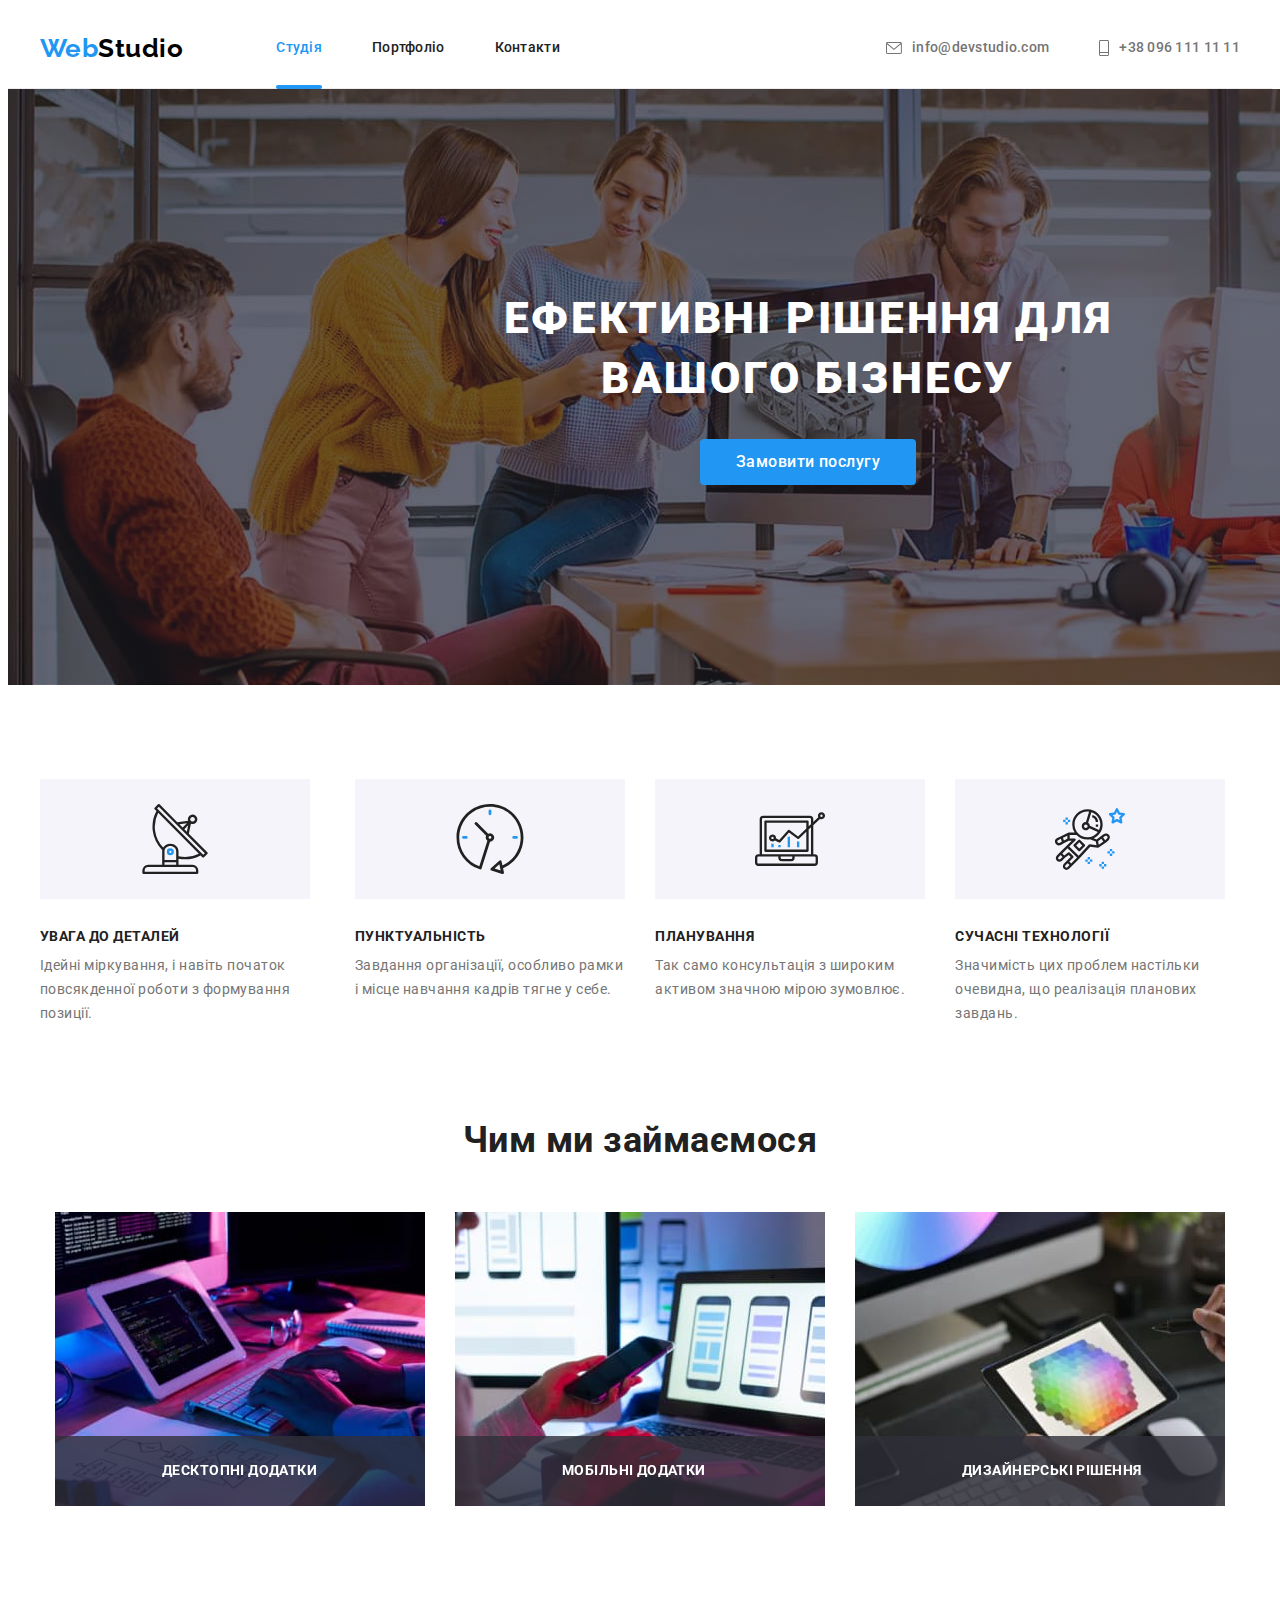
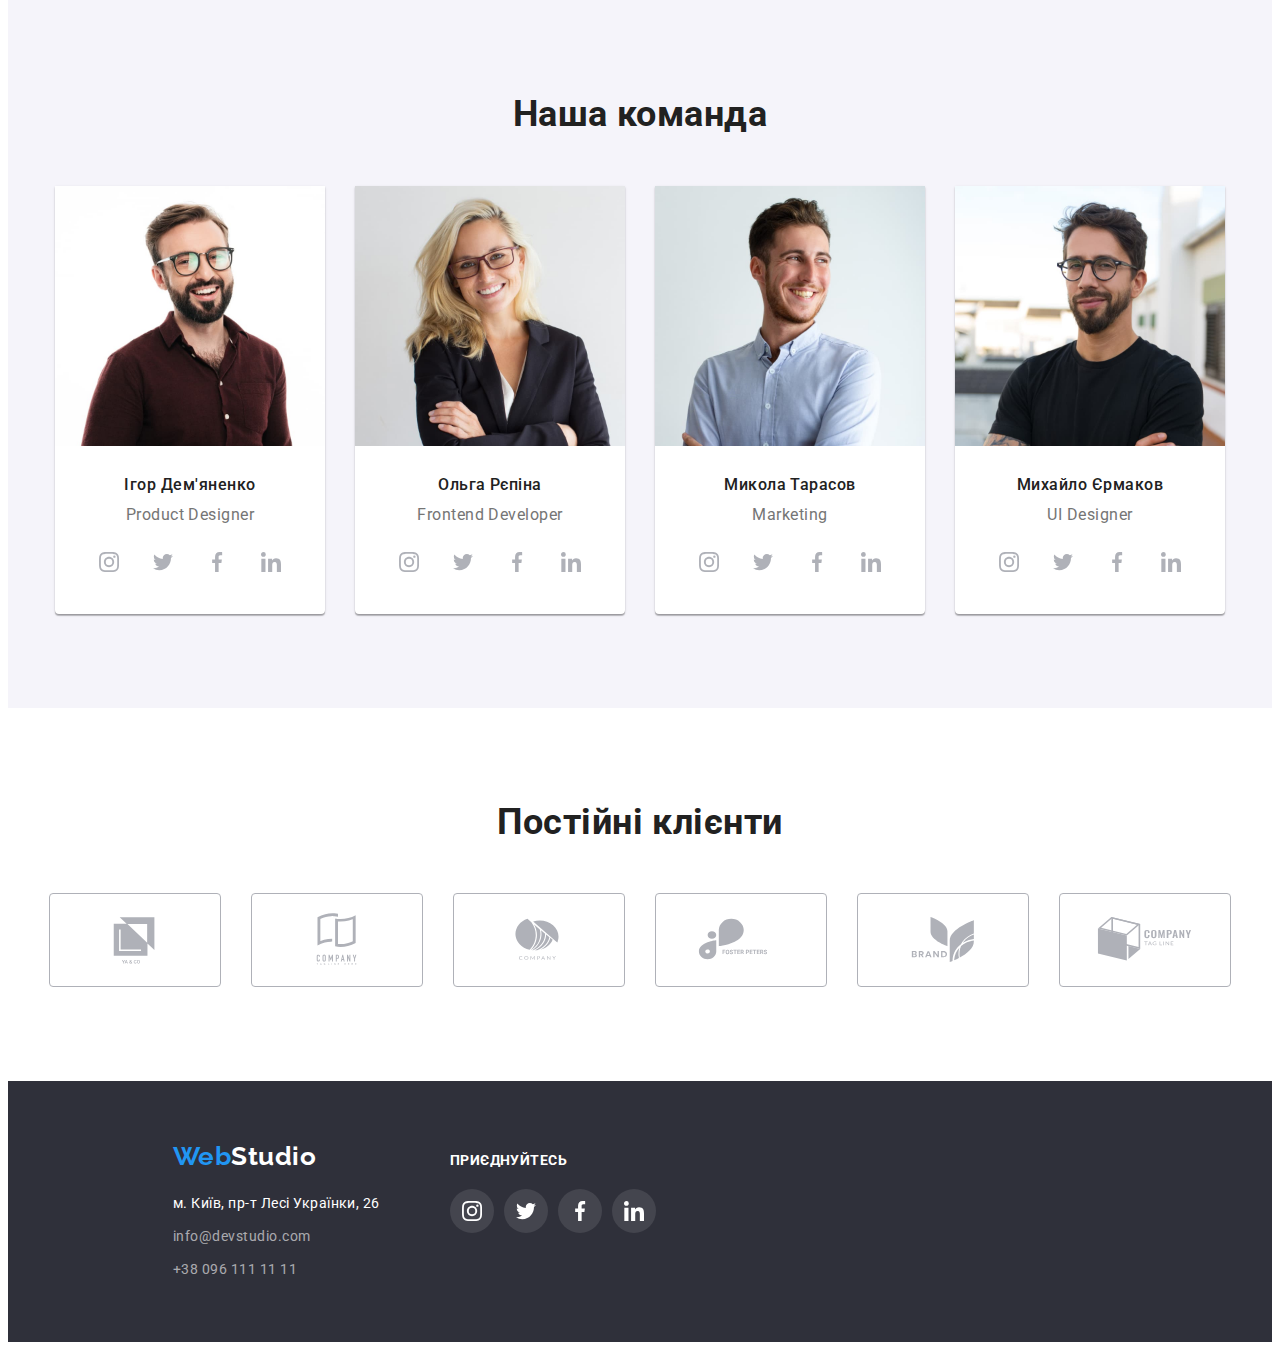
<file: index.html>
<!DOCTYPE html>
<html lang="uk">
  <head>
    <meta charset="UTF-8" />
    <meta http-equiv="X-UA-Compatible" content="IE=edge" />
    <meta name="viewport" content="width=device-width, initial-scale=1.0" />
    <title>WebStudio</title>

    <link rel="preconnect" href="https://fonts.googleapis.com" />
    <link rel="preconnect" href="https://fonts.gstatic.com" crossorigin />
    <link
      href="https://fonts.googleapis.com/css2?family=Raleway:wght@700&family=Roboto:wght@400;500;700;900&display=swap"
      rel="stylesheet"
    />
    <link
      rel="stylesheet"
      href="https://cdnjs.cloudflare.com/ajax/libs/modern-normalize/1.1.0/modern-normalize.min.css"
      integrity="sha512-wpPYUAdjBVSE4KJnH1VR1HeZfpl1ub8YT/NKx4PuQ5NmX2tKuGu6U/JRp5y+Y8XG2tV+wKQpNHVUX03MfMFn9Q=="
      crossorigin="anonymous"
      referrerpolicy="no-referrer"
    />
    <link rel="stylesheet" href="./css/styles.css" />
  </head>
  <body>
    <header class="header">
      <div class="container main-nav">
        <nav class="header-nav">
          <a class="logo" href="./index.html"><span>Web</span>Studio</a>
          <ul class="site-nav list">
            <li class="item">
              <a href="./index.html" class="link current">Студія</a>
            </li>
            <li class="item">
              <a href="./portfolio.html" class="link">Портфоліо</a>
            </li>
            <li class="item">
              <a href="#" class="link">Контакти</a>
            </li>
          </ul>
        </nav>
        <ul class="address-header list">
          <li class="item">
            <a class="address-header mail link" href="mailto:info@devstudio.com">
              <svg class="address-header-icon mail">
                <use href="./images/icons.svg#icon-mail"></use></svg
              >info@devstudio.com</a
            >
          </li>
          <li class="item">
            <a class="address-header tel link" href="tel:+380961111111"
              ><svg class="address-header-icon tel">
                <use href="./images/icons.svg#icon-tel"></use></svg
              >+38 096 111 11 11</a
            >
          </li>
        </ul>
      </div>
    </header>
    <main>
      <section class="hero">
        <div class="container">
          <h1 class="hero-title">Ефективні рішення для вашого бізнесу</h1>
          <button class="button primary service" type="button" data-modal-open >
            Замовити послугу
          </button>
        </div>
      </section>
      <section class="advantage section">
        <div class="container">
          <h2 class="visually-hidden">Наші переваги</h2>
          <ul class="advantage list">
            <li class="item">
              <div class="thumb">
                <svg class="icon">
                  <use href="./images/icons.svg#icon-antenna"></use>
                </svg>
              </div>
              <h3 class="advantage-title">Увага до деталей</h3>
              <p class="text">
                Ідейні міркування, і навіть початок повсякденної роботи з
                формування позиції.
              </p>
            </li>
            <li class="item">
              <div class="thumb">
                <svg class="icon">
                  <use href="./images/icons.svg#icon-clock"></use>
                </svg>
              </div>
              <h3 class="advantage-title">Пунктуальність</h3>
              <p class="text">
                Завдання організації, особливо рамки і місце навчання кадрів
                тягне у себе.
              </p>
            </li>
            <li class="item">
              <div class="thumb">
                <svg class="">
                  <use href="./images/icons.svg#icon-diagram"></use>
                </svg>
              </div>
              <h3 class="advantage-title">Планування</h3>
              <p class="text">
                Так само консультація з широким активом значною мірою зумовлює.
              </p>
            </li>
            <li class="item">
              <div class="thumb">
                <svg class="">
                  <use href="./images/icons.svg#icon-astronaut"></use>
                </svg>
              </div>
              <h3 class="advantage-title">Сучасні технології</h3>
              <p class="text">
                Значимість цих проблем настільки очевидна, що реалізація
                планових завдань.
              </p>
            </li>
          </ul>
        </div>
      </section>
      <section class="feature-list section no-padding">
        <div class="container">
          <h2 class="feature-list title">Чим ми займаємося</h2>
          <ul class="feature-list list">
            <li class="item">
              <div class="feature-thumb">
              <img class="feature-list icon" src="./images/img1.jpg" alt="робота за ipad" width="370" />
            <p class="feature-text">Десктопні додатки</p>
            </div>
            </li>
            <li class="item"><div class="feature-thumb">
              <img class="feature-list icon" 
                src="./images/img2.jpg"
                alt="робота за ноутбуком з телефоном"
                width="370"
              /><p class="feature-text">Мобільні додатки</p></div>
            </li>
            <li class="item">
              <div class="feature-thumb">
              <img class="feature-list icon" 
                src="./images/img3.jpg"
                alt="кольорові соти на ipad"
                width="370"
              /><p class="feature-text">Дизайнерські рішення</p></div>
            </li>
          </ul>
        </div>
      </section>
      <section class="team-list section">
        <div class="container">
          <h2 class="team-list title">Наша команда</h2>
          <ul class="team-list list">
            <li class="card-team">
              <img src="./images/team1.jpg" alt="чоловік" width="270" />
              <div class="team-item">
              <h3 class="team-name">Ігор Дем'яненко</h3>
              <p>Product Designer</p>
                <ul class="card-team-social list">
                  <li class="social-item">
                    <a href="https://www.instagram.com/" target="_blank" rel="noreferrer noopener" class="social-link">
                      <svg class="icon" width="20" height="20">
                        <use href="./images/icons.svg#icon-instagram-2"></use>
                      </svg>
                    </a>
                  </li>
                  <li class="social-item">
                    <a href="https://www.twitter.com/" target="_blank" rel="noreferrer noopener" class="social-link">
                      <svg width="20" height="20">
                        <use href="./images/icons.svg#icon-twitter"></use>
                      </svg>
                    </a>
                  </li>
                  <li class="social-item">
                    <a href="https://www.facebook.com/" target="_blank" rel="noreferrer noopener" class="social-link">
                      <svg width="20" height="20">
                        <use href="./images/icons.svg#icon-facebook"></use>
                      </svg>
                    </a>
                  </li>
                  <li class="social-item">
                    <a href="https://www.linkedin.com/" target="_blank" rel="noreferrer noopener" class="social-link">
                      <svg width="20" height="20">
                        <use href="./images/icons.svg#icon-linkedin"></use>
                      </svg>
                    </a>
                  </li>
                </ul>
                </div>
            </li>
            <li class="card-team">
              <img src="./images/team2.jpg" alt="жінка" width="270" />
              <h3 class="team-name">Ольга Рєпіна</h3>
              <p>Frontend Developer</p>
              <ul class="card-team-social list">
                  <li class="social-item">
                    <a href="https://www.instagram.com/" target="_blank" rel="noreferrer noopener" class="social-link">
                      <svg width="20" height="20">
                        <use href="./images/icons.svg#icon-instagram-2"></use>
                      </svg>
                    </a>
                  </li>
                  <li class="social-item">
                    <a href="https://www.twitter.com/" target="_blank" rel="noreferrer noopener" class="social-link">
                      <svg width="20" height="20">
                        <use href="./images/icons.svg#icon-twitter"></use>
                      </svg>
                    </a>
                  </li>
                  <li class="social-item">
                    <a href="https://www.facebook.com/" target="_blank" rel="noreferrer noopener" class="social-link">
                      <svg width="20" height="20">
                        <use href="./images/icons.svg#icon-facebook"></use>
                      </svg>
                    </a>
                  </li>
                  <li class="social-item">
                    <a href="https://www.linkedin.com/" target="_blank" rel="noreferrer noopener" class="social-link">
                      <svg width="20" height="20">
                        <use href="./images/icons.svg#icon-linkedin"></use>
                      </svg>
                    </a>
                  </li>
                </ul>
            </li>
            <li class="card-team">
              <img src="./images/team3.jpg" alt="чоловік" width="270" />
              <h3 class="team-name">Микола Тарасов</h3>
              <p>Marketing</p><ul class="card-team-social list">
                  <li class="social-item">
                    <a href="https://www.instagram.com/" target="_blank" rel="noreferrer noopener" class="social-link">
                      <svg width="20" height="20">
                        <use href="./images/icons.svg#icon-instagram-2"></use>
                      </svg>
                    </a>
                  </li>
                  <li class="social-item">
                    <a href="https://www.twitter.com/" target="_blank" rel="noreferrer noopener" class="social-link">
                      <svg width="20" height="20">
                        <use href="./images/icons.svg#icon-twitter"></use>
                      </svg>
                    </a>
                  </li>
                  <li class="social-item">
                    <a href="https://www.facebook.com/" target="_blank" rel="noreferrer noopener" class="social-link">
                      <svg width="20" height="20">
                        <use href="./images/icons.svg#icon-facebook"></use>
                      </svg>
                    </a>
                  </li>
                  <li class="social-item">
                    <a href="https://www.linkedin.com/" target="_blank" rel="noreferrer noopener" class="social-link">
                      <svg width="20" height="20">
                        <use href="./images/icons.svg#icon-linkedin"></use>
                      </svg>
                    </a>
                  </li>
                </ul>
            </li>
            <li class="card-team">
              <img src="./images/team4.jpg" alt="чоловік" width="270" />
              <h3 class="team-name">Михайло Єрмаков</h3>
              <p>UI Designer</p>
              <ul class="card-team-social list">
                  <li class="social-item">
                    <a href="https://www.instagram.com/" target="_blank" rel="noreferrer noopener" class="social-link">
                      <svg width="20" height="20">
                        <use href="./images/icons.svg#icon-instagram-2"></use>
                      </svg>
                    </a>
                  </li>
                  <li class="social-item">
                    <a href="https://www.twitter.com/" target="_blank" rel="noreferrer noopener" class="social-link">
                      <svg width="20" height="20">
                        <use href="./images/icons.svg#icon-twitter"></use>
                      </svg>
                    </a>
                  </li>
                  <li class="social-item">
                    <a href="https://www.facebook.com/" target="_blank" rel="noreferrer noopener" class="social-link">
                      <svg width="20" height="20">
                        <use href="./images/icons.svg#icon-facebook"></use>
                      </svg>
                    </a>
                  </li>
                  <li class="social-item">
                    <a href="https://www.linkedin.com/" target="_blank" rel="noreferrer noopener" class="social-link">
                      <svg width="20" height="20">
                        <use href="./images/icons.svg#icon-linkedin"></use>
                      </svg>
                    </a>
                  </li>
                </ul>
            </li>
          </ul>
        </div>
      </div>
      </section>
      <section class="clients section">
        <div class="container">
        <h2 class="clients title">Постійні клієнти</h2>
        <ul class="clients-list list">
          <li class="client-item">
            <a href="" class="client-link">
                      <svg width="106" height="60">
                        <use href="./images/icons.svg#icon-logo1"></use>
                      </svg>
                    </a>
          </li>
          <li class="client-item"><a href="" class="client-link">
                      <svg width="106" height="60">
                        <use href="./images/icons.svg#icon-logo2"></use>
                      </svg>
                    </a>
          </li>
          <li class="client-item"><a href="" class="client-link">
                      <svg width="106" height="60">
                        <use href="./images/icons.svg#icon-logo3"></use>
                      </svg>
                    </a>
          </li>
          <li class="client-item"><a href="" class="client-link">
                      <svg width="106" height="60">
                        <use href="./images/icons.svg#icon-logo4"></use>
                      </svg>
                    </a>
          </li>
          <li class="client-item"><a href="" class="client-link">
                      <svg width="106" height="60">
                        <use href="./images/icons.svg#icon-logo5"></use>
                      </svg>
                    </a>
          </li>
          <li class="client-item"><a href="" class="client-link">
                      <svg width="106" height="60">
                        <use href="./images/icons.svg#icon-logo6"></use>
                      </svg>
                    </a>
          </li>
        </ul>
        </div>
      </section>
    </main>
    <footer class="footer">
      <div class="container all-footer">
      <div class="footer-firstcolumn">
        <a class="logo-footer" href="./index.html"><span>Web</span>Studio</a>
        <address>
          <ul class="address-footer list">
            <li class="item">
              <a
                class="address link"
                href="https://goo.gl/maps/CPtrU1FHBa2aNyZL9"
                target="_blank"
                rel="noopener noreferrer nofollow"
                >м. Київ, пр-т Лесі Українки, 26</a
              >
            </li>
            <li class="item">
              <a class="contact link" href="mailto:info@devstudio.com"
                >info@devstudio.com</a
              >
            </li>
            <li class="item">
              <a class="contact link" href="tel:+380961111111"
                >+38 096 111 11 11</a
              >
            </li>
          </ul>
        </address>
      </div>
        <div class="footer-secondcolumn">
<p class="join">Приєднуйтесь</p>
<ul class="join-social list">
  <li class="social-footer-item">
                    <a href="https://www.instagram.com/" target="_blank" rel="noreferrer noopener" class="social-footer-link">
                      <svg width="20" height="20">
                        <use href="./images/icons.svg#icon-instagram-2"></use>
                      </svg>
                    </a>
                  </li>
                  <li class="social-footer-item">
                    <a href="https://www.twitter.com/" target="_blank" rel="noreferrer noopener" class="social-footer-link">
                      <svg width="20" height="20">
                        <use href="./images/icons.svg#icon-twitter"></use>
                      </svg>
                    </a>
                  </li>
                  <li class="social-footer-item">
                    <a href="https://www.facebook.com/" target="_blank" rel="noreferrer noopener" class="social-footer-link">
                      <svg width="20" height="20">
                        <use href="./images/icons.svg#icon-facebook"></use>
                      </svg>
                    </a>
                  </li>
                  <li class="social-footer-item">
                    <a href="https://www.linkedin.com/" target="_blank" rel="noreferrer noopener" class="social-footer-link">
                      <svg width="20" height="20">
                        <use href="./images/icons.svg#icon-linkedin"></use>
                      </svg>
                    </a>
                  </li>
                  </ul>
        </div>
      </div>
    </footer>
    <div  class="backdrop is-hidden" data-modal>
      <div class="modal">
        <button  class="close" type="button" data-modal-close>
          <svg width="11" height="11"><use href="./images/icons.svg#icon-close"></use></svg>
          </button>
      </div>
    </div>
    <script src="./js/modal.js"></script>
  </body>
</html>
</file>
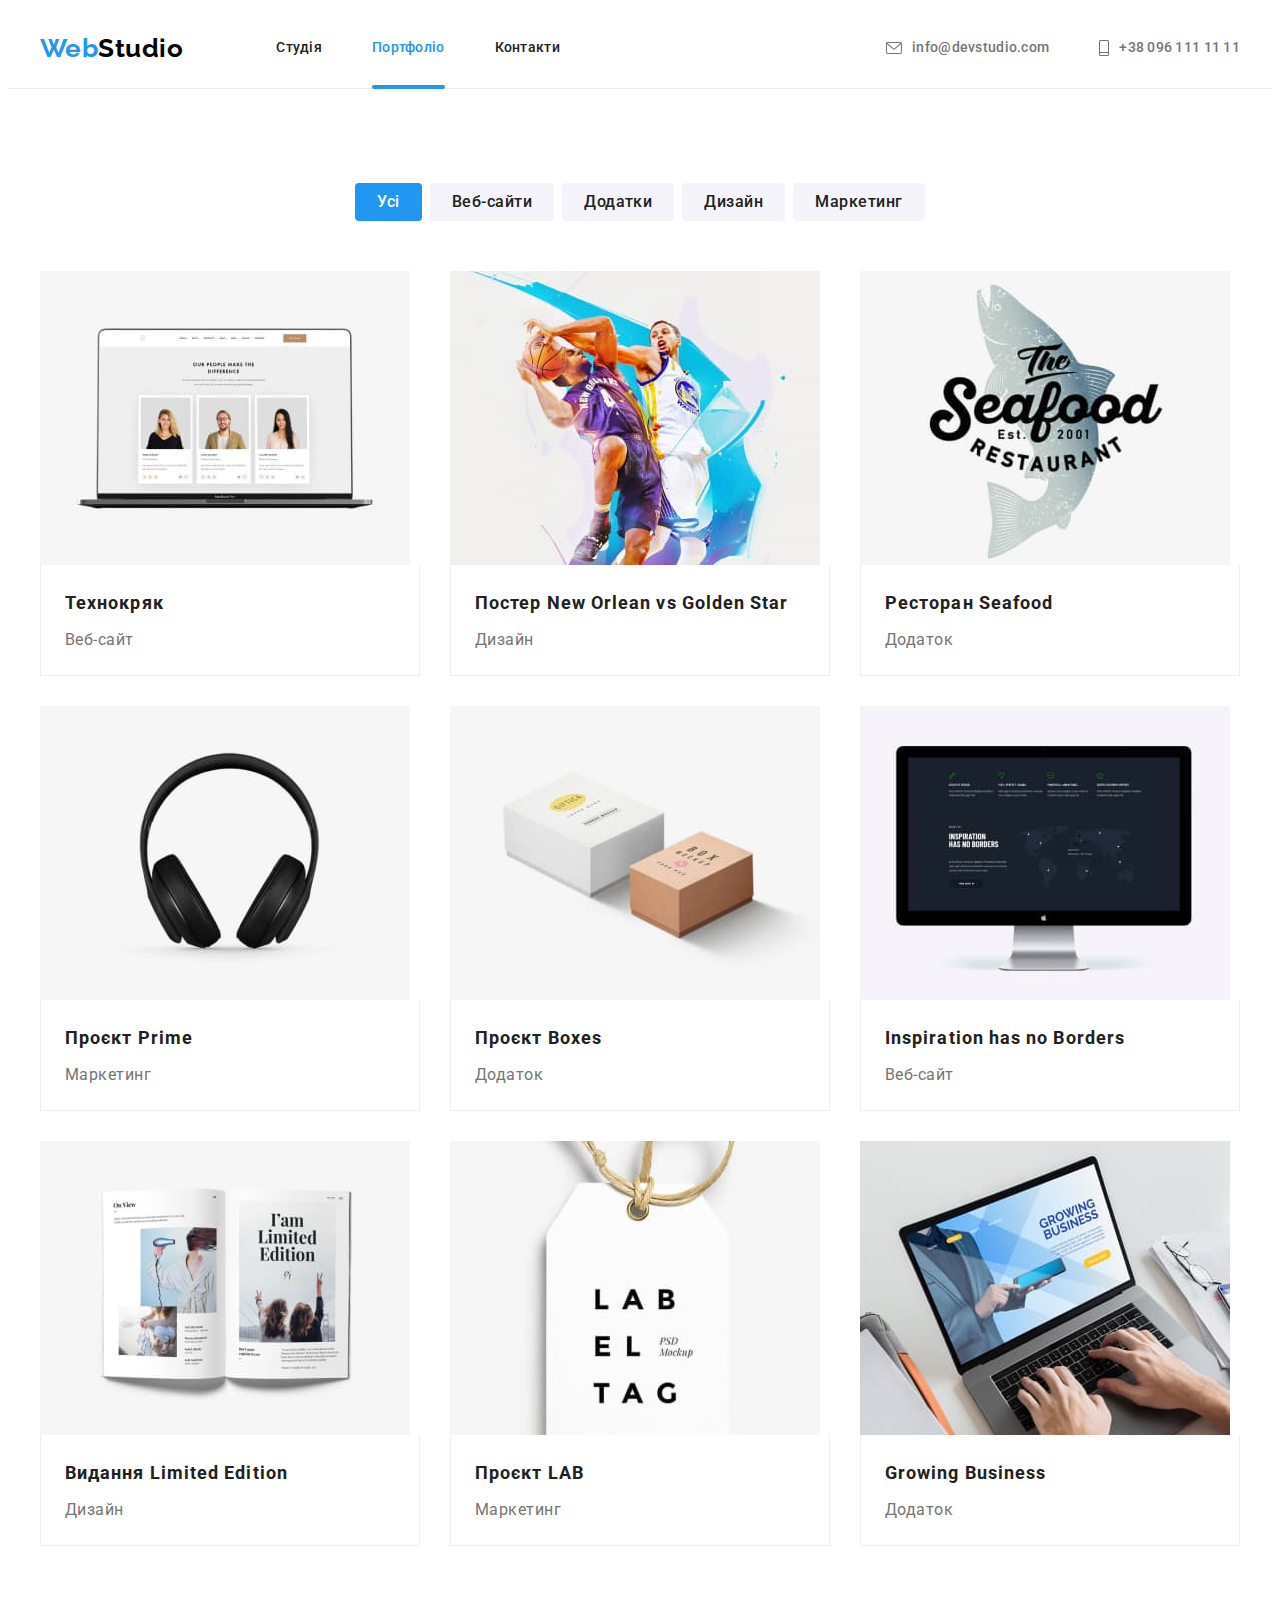
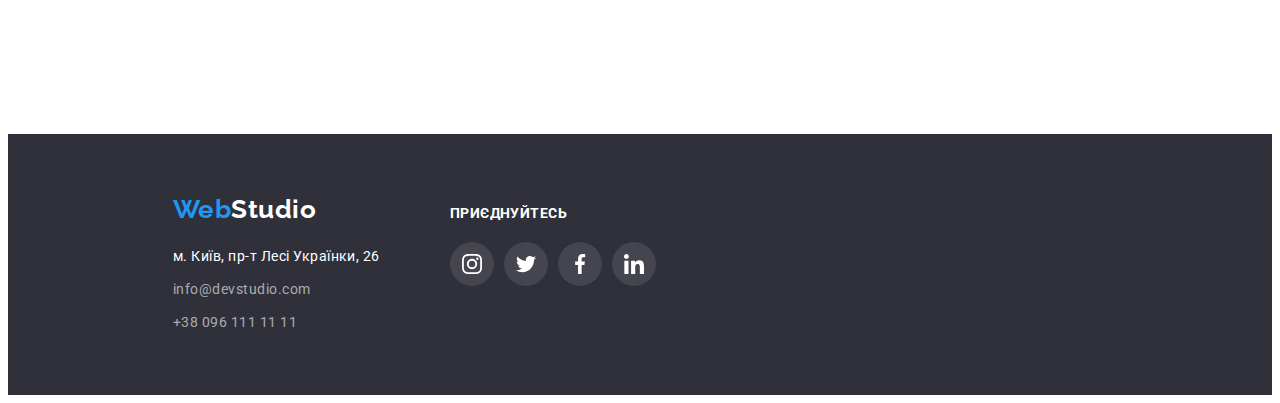
<file: portfolio.html>
<!DOCTYPE html>
<html lang="uk">
  <head>
    <meta charset="UTF-8" />
    <meta http-equiv="X-UA-Compatible" content="IE=edge" />
    <meta name="viewport" content="width=device-width, initial-scale=1.0" />
    <title>WebStudio</title>

    <link rel="preconnect" href="https://fonts.googleapis.com" />
    <link rel="preconnect" href="https://fonts.gstatic.com" crossorigin />
    <link
      href="https://fonts.googleapis.com/css2?family=Raleway:wght@700&family=Roboto:wght@400;500;700;900&display=swap"
      rel="stylesheet"
    />
    <link
      rel="stylesheet"
      href="https://cdnjs.cloudflare.com/ajax/libs/modern-normalize/1.1.0/modern-normalize.min.css"
      integrity="sha512-wpPYUAdjBVSE4KJnH1VR1HeZfpl1ub8YT/NKx4PuQ5NmX2tKuGu6U/JRp5y+Y8XG2tV+wKQpNHVUX03MfMFn9Q=="
      crossorigin="anonymous"
      referrerpolicy="no-referrer"
    />
    <link rel="stylesheet" href="./css/styles.css" />
  </head>
  <body>
    <header class="header">
      <div class="container main-nav">
        <nav class="header-nav">
          <a class="logo" href="./index.html"><span>Web</span>Studio</a>
          <ul class="site-nav list">
            <li class="item">
              <a href="./index.html" class="link">Студія</a>
            </li>
            <li class="item">
              <a href="./portfolio.html" class="link current">Портфоліо</a>
            </li>
            <li class="item">
              <a href="#" class="link">Контакти</a>
            </li>
          </ul>
        </nav>
        <ul class="address-header list">
          <li class="item">
            <a class="address-header mail link" href="mailto:info@devstudio.com">
              <svg class="address-header-icon mail">
                <use href="./images/icons.svg#icon-mail"></use></svg
              >info@devstudio.com</a
            >
          </li>
          <li class="item">
            <a class="address-header tel link" href="tel:+380961111111"
              ><svg class="address-header-icon tel">
                <use href="./images/icons.svg#icon-tel"></use></svg
              >+38 096 111 11 11</a
            >
          </li>
        </ul>
      </div>
    </header>
    <main>
      <section>
        <div class="container">
          <h1 class="visually-hidden">Приклади робіт</h1>
          <ul class="list buttons">
            <li class="item">
              <button class="button primary portfolio" type="button">
                Усі
              </button>
            </li>
            <li class="item">
              <button class="button portfolio" type="button">Веб-сайти</button>
            </li>
            <li class="item">
              <button class="button portfolio" type="button">Додатки</button>
            </li>
            <li class="item">
              <button class="button portfolio" type="button">Дизайн</button>
            </li>
            <li class="item">
              <button class="button portfolio" type="button">Маркетинг</button>
            </li>
          </ul>
          <ul class="works list">
            <li class="item">
              <div class="work-thumb">
              <a class="works-card">
                <img src="./images/work1.jpg" alt="сайт" width="370" />
                <div class="work-overlay">
                <p class="work-card-text">
                  Ресурс пропонує комплексні пропозиції з різним рівнем
                  функціоналу та сервісів. Все це дозволить відвідувачу отримати
                  вичерпні відомості про компанію чи приватну особу.
                </p></div></div>
                <div class="work-description">
                  <h2 class="work-title">Технокряк</h2>
                  <p class="work-text">Веб-сайт</p>
                </div></a
              >
            </li>
            <li class="item">
               <div class="work-thumb">
              <a class="works-card">
                <img
                  src="./images/work2.jpg"
                  alt="два хлопця грають в баскетбол"
                  width="370"
                /><div class="work-overlay">
                <p class="work-card-text">
                  Ресурс пропонує комплексні пропозиції з різним рівнем
                  функціоналу та сервісів. Все це дозволить відвідувачу отримати
                  вичерпні відомості про компанію чи приватну особу.
                </p></div></div>
                <div class="work-description">
                  <h2 class="work-title">Постер New Orlean vs Golden Star</h2>
                  <p class="work-text">Дизайн</p>
                </div></a
              >
            </li>
            <li class="item">
              <div class="work-thumb">
              <a class="works-card">
                <img
                  src="./images/work3.jpg"
                  alt="риба з назвою ресторану"
                  width="370"
                />
                <div class="work-overlay">
                <p class="work-card-text">
                  Ресурс пропонує комплексні пропозиції з різним рівнем
                  функціоналу та сервісів. Все це дозволить відвідувачу отримати
                  вичерпні відомості про компанію чи приватну особу.
                </p></div></div>
                <div class="work-description">
                  <h2 class="work-title">Ресторан Seafood</h2>
                  <p class="work-text">Додаток</p>
                </div></a
              >
            </li>
            <li class="item">
              <div class="work-thumb">
              <a class="works-card">
                <img src="./images/work4.jpg" alt="навушники" width="370" />
                <div class="work-overlay">
                <p class="work-card-text">
                  Ресурс пропонує комплексні пропозиції з різним рівнем
                  функціоналу та сервісів. Все це дозволить відвідувачу отримати
                  вичерпні відомості про компанію чи приватну особу.
                </p></div></div>
                <div class="work-description">
                  <h2 class="work-title">Проєкт Prime</h2>
                  <p class="work-text">Маркетинг</p>
                </div></a
              >
            </li>
            <li class="item">
               <div class="work-thumb">
              <a class="works-card">
                <img src="./images/work5.jpg" alt="дві коробки" width="370" />
                <div class="work-overlay">
                <p class="work-card-text">
                  Ресурс пропонує комплексні пропозиції з різним рівнем
                  функціоналу та сервісів. Все це дозволить відвідувачу отримати
                  вичерпні відомості про компанію чи приватну особу.
                </p></div></div>
                <div class="work-description">
                  <h2 class="work-title">Проєкт Boxes</h2>
                  <p class="work-text">Додаток</p>
                </div></a
              >
            </li>
            <li class="item">
              <div class="work-thumb">
              <a class="works-card">
                <img src="./images/work6.jpg" alt="монітор" width="370" />
                <div class="work-overlay">
                <p class="work-card-text">
                  Ресурс пропонує комплексні пропозиції з різним рівнем
                  функціоналу та сервісів. Все це дозволить відвідувачу отримати
                  вичерпні відомості про компанію чи приватну особу.
                </p></div></div>
                <div class="work-description">
                  <h2 class="work-title">Inspiration has no Borders</h2>
                  <p class="work-text">Веб-сайт</p>
                </div></a
              >
            </li>
            <li class="item"><div class="work-thumb">
              <a class="works-card">
                <img
                  src="./images/work7.jpg"
                  alt="відкрита книга"
                  width="370"
                /><div class="work-overlay">
                <p class="work-card-text">
                  Ресурс пропонує комплексні пропозиції з різним рівнем
                  функціоналу та сервісів. Все це дозволить відвідувачу отримати
                  вичерпні відомості про компанію чи приватну особу.
                </p></div></div>
                <div class="work-description">
                  <h2 class="work-title">Видання Limited Edition</h2>
                  <p class="work-text">Дизайн</p>
                </div></a
              >
            </li>
            <li class="item"><div class="work-thumb">
              <a class="works-card">
                <img src="./images/work8.jpg" alt="бірка" width="370" />
                <div class="work-overlay">
                <p class="work-card-text">
                  Ресурс пропонує комплексні пропозиції з різним рівнем
                  функціоналу та сервісів. Все це дозволить відвідувачу отримати
                  вичерпні відомості про компанію чи приватну особу.
                </p></div></div>
                <div class="work-description">
                  <h2 class="work-title">Проєкт LAB</h2>
                  <p class="work-text">Маркетинг</p>
                </div></a
              >
            </li>
            <li class="item"><div class="work-thumb">
              <a class="works-card">
                <img
                  src="./images/work9.jpg"
                  alt="руки за ноутбуком"
                  width="370"
                /><div class="work-overlay">
                <p class="work-card-text">
                  Ресурс пропонує комплексні пропозиції з різним рівнем
                  функціоналу та сервісів. Все це дозволить відвідувачу отримати
                  вичерпні відомості про компанію чи приватну особу.
                </p></div></div>
                <div class="work-description">
                  <h2 class="work-title">Growing Business</h2>
                  <p class="work-text">Додаток</p>
                </div>
              </a>
            </li>
          </ul>
        </div>
      </section>
    </main>
    <footer class="footer">
      <div class="container all-footer">
        <div class="footer-firstcolumn">
          <a class="logo-footer" href="./index.html"><span>Web</span>Studio</a>
          <address>
            <ul class="address-footer list">
              <li class="item">
                <a
                  class="address link"
                  href="https://goo.gl/maps/CPtrU1FHBa2aNyZL9"
                  target="_blank"
                  rel="noopener noreferrer nofollow"
                  >м. Київ, пр-т Лесі Українки, 26</a
                >
              </li>
              <li class="item">
                <a class="contact link" href="mailto:info@devstudio.com"
                  >info@devstudio.com</a
                >
              </li>
              <li class="item">
                <a class="contact link" href="tel:+380961111111"
                  >+38 096 111 11 11</a
                >
              </li>
            </ul>
          </address>
        </div>
        <div class="footer-secondcolumn">
          <p class="join">Приєднуйтесь</p>
          <ul class="join-social list">
            <li class="social-footer-item">
              <a
                href="https://www.instagram.com/"
                target="_blank"
                rel="noreferrer noopener"
                class="social-footer-link"
              >
                <svg width="20" height="20">
                  <use href="./images/icons.svg#icon-instagram-2"></use>
                </svg>
              </a>
            </li>
            <li class="social-footer-item">
              <a
                href="https://www.twitter.com/"
                target="_blank"
                rel="noreferrer noopener"
                class="social-footer-link"
              >
                <svg width="20" height="20">
                  <use href="./images/icons.svg#icon-twitter"></use>
                </svg>
              </a>
            </li>
            <li class="social-footer-item">
              <a
                href="https://www.facebook.com/"
                target="_blank"
                rel="noreferrer noopener"
                class="social-footer-link"
              >
                <svg width="20" height="20">
                  <use href="./images/icons.svg#icon-facebook"></use>
                </svg>
              </a>
            </li>
            <li class="social-footer-item">
              <a
                href="https://www.linkedin.com/"
                target="_blank"
                rel="noreferrer noopener"
                class="social-footer-link"
              >
                <svg width="20" height="20">
                  <use href="./images/icons.svg#icon-linkedin"></use>
                </svg>
              </a>
            </li>
          </ul>
        </div>
      </div>
    </footer>
  </body>
</html>
</file>
<file: css/styles.css>
:root {
  --primary-text-color: #757575;
  --accent-color: #2196f3;
  --title-text-color: #212121;
  --primary-white-color: #ffffff;
  --body-bcg-color: #f5f5f5;
  --black-logo-color: #000000;
  --team-bcg-color: #f5f4fa;
  --footer-bcg-color: #2f303a;
  --contact-color: rgba(255, 255, 255, 0.6);
  --hero-btn-active-color: #188ce8;
  --hero-bcg-color: #2f303a;
  --btn-bcg-color: #f5f4fa;
}
p,
h1,
h2,
h3,
h4,
h5,
h6 {
  margin: 0;
}
ul,
ol {
  margin: 0;
  padding-left: 0;
}
button {
  cursor: pointer;
}
address {
  font-style: normal;
}
img {
  display: block;
}
body {
  color: var(--primary-text-color);

  font-family: Roboto, sans-serif;
  letter-spacing: 0.03em;
}
.list {
  padding: 0;
  margin: 0;
  list-style: none;
}

.container {
  margin-left: auto;
  margin-right: auto;
  width: 1200px;
  padding-left: 15px;
  padding-right: 15px;
}
.main-nav {
  display: flex;
  align-items: center;
}
.link {
  text-decoration: none;
  position: relative;
}
.link.current::after {
  content: "";
  position: absolute;
  bottom: -1px;
  left: 0;
  width: 100%;
  height: 4px;
  background-color: var(--accent-color);
  border-radius: 2px;
}
.header {
  background-color: var(--primary-white-color);
  border-bottom: 1px solid #ececec;
}
.header-nav {
  display: flex;
  align-items: center;
}
.logo {
  color: var(--black-logo-color);
  font-family: Raleway, sans-serif;
  font-weight: 700;
  font-size: 26px;
  line-height: 1.19;
  text-decoration: none;
}
.logo span,
.logo-footer span {
  color: var(--accent-color);
}
.site-nav {
  display: flex;
  margin-left: 93px;
}
.site-nav .item {
  margin-right: 50px;
}
.site-nav .item:last-child {
  margin-right: 0px;
}
.site-nav .link {
  display: block;
  padding-top: 32px;
  padding-bottom: 32px;

  color: var(--title-text-color);
  font-weight: 500;
  font-size: 14px;
  line-height: 1.14;
  letter-spacing: 0.02em;
  transition: color 250ms cubic-bezier(0.4, 0, 0.2, 1);
}
.site-nav .link:hover,
.site-nav .link:focus {
  color: var(--accent-color);
}
.site-nav .link.current {
  color: var(--accent-color);
}
.address-header {
  display: flex;
  margin-left: auto;
  transition: color 250ms cubic-bezier(0.4, 0, 0.2, 1);

  color: var(--primary-text-color);
  font-weight: 500;
  font-size: 14px;
  line-height: 1.14;
  letter-spacing: 0.02em;
}
.address-header-icon {
  fill: var(--primary-text-color);
  margin-right: 10px;
  align-self: center;
  transition: fill 250ms cubic-bezier(0.4, 0, 0.2, 1);
}
.address-header-icon.mail {
  width: 16px;
  height: 12px;
}
.address-header-icon.tel {
  width: 10px;
  height: 16px;
}
.address-header .item + .item {
  margin-left: 50px;
}

.address-header:hover,
.address-header:focus {
  color: var(--accent-color);
}
.address-header .tel:hover .address-header-icon.tel,
.address-header .tel:focus .address-header-icon.tel {
  color: var(--accent-color);
  fill: var(--accent-color);
}
.address-header .mail:hover .address-header-icon.mail,
.address-header .mail:focus .address-header-icon.mail {
  color: var(--accent-color);
  fill: var(--accent-color);
}
.hero {
  background-color: var(--hero-bcg-color);
  text-align: center;
  padding-top: 200px;
  padding-bottom: 200px;
  background-image: linear-gradient(
      rgba(47, 48, 58, 0.4),
      rgba(47, 48, 58, 0.4)
    ),
    url(../images/hero.jpg);
  background-repeat: no-repeat;
  background-position: center;
  background-size: cover;
  width: 1600px;
  margin: 0 auto;
}
.hero-title {
  margin-top: 0;
  margin-bottom: 30px;
  max-width: 696px;
  margin-left: auto;
  margin-right: auto;

  color: var(--primary-white-color);
  font-weight: 900;
  font-size: 44px;
  line-height: 1.36;
  letter-spacing: 0.06em;
  text-transform: uppercase;
}

section {
  padding-top: 94px;
  padding-bottom: 94px;
}
.section.no-padding {
  padding-top: 0;
}
.thumb {
  background-color: var(--btn-bcg-color);
  height: 120px;
  width: 270px;
  margin-bottom: 30px;
  display: flex;
  align-items: center;
  justify-content: center;
}

.thumb > svg {
  height: 70px;
  width: 70px;
}

.advantage .list {
  display: flex;
  gap: 30px;
}
.advantage .list .item {
  flex-basis: calc((100%-90px) / 4);
}
.advantage .list .item:last-child {
  margin-right: 0px;
}
.advantage-title {
  margin-top: 0;
  margin-bottom: 10px;

  color: var(--title-text-color);
  font-size: 14px;
  line-height: 1.14;
  text-transform: uppercase;
}

.visually-hidden {
  position: absolute;
  width: 1px;
  height: 1px;
  margin: -1px;
  border: 0;
  padding: 0;

  white-space: nowrap;
  clip-path: inset(100%);
  clip: rect(0 0 0 0);
  overflow: hidden;
}
.feature-list .title,
.team-list .title,
.clients .title {
  margin-top: 0;
  margin-bottom: 50px;

  color: var(--title-text-color);
  font-size: 36px;
  line-height: 1.16;
  text-align: center;
}
.feature-list {
  display: flex;
  justify-content: center;
}
.feature-list .item {
  margin-right: 30px;
}
.feature-list .item:last-child {
  margin-right: 0px;
}
.feature-thumb {
  position: relative;
}
.feature-thumb::after {
  content: "";
  position: absolute;
  bottom: 0;
  left: 0;
  width: 370px;
  height: 70px;
  background: rgba(47, 48, 58, 0.8);
}
.feature-text {
  position: absolute;
  font-weight: 700;
  font-size: 14px;
  line-height: 1.14;
  letter-spacing: 0.03em;
  text-transform: uppercase;
  color: var(--primary-white-color);
  padding-left: 107px;
  bottom: 27px;
  z-index: 1;
}
.text {
  margin-top: 0;
  margin-bottom: 0;
  font-size: 14px;
  line-height: 1.71;
}
.team-list {
  background-color: var(--team-bcg-color);
}

.team-list.list {
  display: flex;
  justify-content: center;
  background-color: var(--team-bcg-color);
}
.team-list .card-team {
  margin-right: 30px;
}
.team-list .card-team:last-child {
  margin-right: 0px;
}

.card-team {
  box-shadow: 0px 1px 3px rgba(0, 0, 0, 0.12), 0px 1px 1px rgba(0, 0, 0, 0.14),
    0px 2px 1px rgba(0, 0, 0, 0.2);
  border-radius: 0px 0px 4px 4px;

  background-color: var(--primary-white-color);
  text-align: center;
}
.team-name {
  margin-top: 30px;
  margin-bottom: 10px;
  text-align: center;

  font-weight: 500;
  font-size: 16px;
  line-height: 1.18;
  letter-spacing: 0.03em;
  color: var(--title-text-color);
}
.team-name:last-child {
  margin-bottom: 0;
}
p {
  margin-bottom: 0px;
}
svg {
  transition: fill 250ms cubic-bezier(0.4, 0, 0.2, 1);
}
.card-team-social {
  display: flex;
  justify-content: center;
  margin-top: 16px;
  margin-bottom: 30px;
}
.social-item:not(:first-child) {
  margin-left: 10px;
}
.social-link {
  width: 44px;
  height: 44px;
  border-radius: 50%;
  display: flex;
  align-items: center;
  justify-content: center;
  fill: #afb1b8;
  transition: background-color 250ms cubic-bezier(0.4, 0, 0.2, 1);
}
.social-link:hover,
.social-link:focus {
  background-color: var(--accent-color);
}
.social-link:hover svg,
.social-link:focus svg {
  fill: var(--primary-white-color);
}
.social-link .icon {
  transition: fill 250ms cubic-bezier(0.4, 0, 0.2, 1);
}
.clients-list {
  display: flex;
  justify-content: center;
}
.client-item:not(:first-child) {
  margin-left: 30px;
}
.client-link {
  width: 170px;
  height: 92px;
  border: 1px solid #afb1b8;
  border-radius: 4px;
  display: flex;
  align-items: center;
  justify-content: center;
  fill: #afb1b8;
  transition: border 250ms cubic-bezier(0.4, 0, 0.2, 1);
}

.client-link:hover svg,
.client-link:focus svg {
  fill: var(--accent-color);
}
.client-link:hover,
.client-link:focus {
  border: 1px solid var(--accent-color);
}

.footer {
  background: var(--footer-bcg-color);
  padding-bottom: 60px;
  padding-top: 60px;
}
.logo-footer {
  display: inline-block;
  margin-bottom: 20px;

  color: var(--primary-white-color);
  font-family: Raleway, sans-serif;
  font-weight: 700;
  font-size: 26px;
  line-height: 1.19;
  text-decoration: none;
}

.address-footer {
  font-style: normal;
  font-size: 14px;
  line-height: 1.71;
}
.address {
  color: var(--primary-white-color);
}
.contact {
  color: var(--contact-color);
  transition: color 250ms cubic-bezier(0.4, 0, 0.2, 1);
}
.address-footer .item {
  margin-bottom: 9px;
}
.address-footer .item:last-child {
  margin-bottom: 0px;
}
.address:focus,
.contact:hover,
.contact:focus {
  color: var(--accent-color);
}
.social-footer {
  display: flex;
  padding: 0;
}
.join {
  font-weight: 700;
  font-size: 14px;
  line-height: 1.14;
  letter-spacing: 0.03em;
  text-transform: uppercase;

  color: var(--primary-white-color);
}
.join-social {
  display: flex;
  margin-top: 20px;
}
.social-footer-item:not(:first-child) {
  margin-left: 10px;
}
.social-footer-link {
  width: 44px;
  height: 44px;
  border-radius: 50%;
  display: flex;
  align-items: center;
  justify-content: center;
  fill: var(--primary-white-color);
  background: rgba(255, 255, 255, 0.1);
  transition: background 250ms cubic-bezier(0.4, 0, 0.2, 1);
}
.social-footer-link:hover,
.social-footer-link:focus {
  background-color: var(--accent-color);
}
.all-footer {
  display: flex;
  align-items: baseline;
  margin-left: 150px;
}
.footer-secondcolumn {
  margin-left: 70px;
}
.backdrop {
  position: fixed;
  top: 0;
  left: 0;
  width: 100%;
  height: 100%;
  background: rgba(0, 0, 0, 0.2);
  opacity: 1;
  transition: opacity 250ms cubic-bezier(0.4, 0, 0.2, 1);
}
.backdrop.is-hidden {
  opacity: 0;
  pointer-events: none;
}
.backdrop.is-hidden .modal {
  transform: translate(-50%, -50%) scale(0.9);
}
.modal {
  position: relative;
  width: 528px;
  height: 581px;
  background-color: var(--primary-white-color);
  position: absolute;
  top: 50%;
  left: 50%;
  transform: translate(-50%, -50%) scale(1);
  transition: transform 250ms cubic-bezier(0.4, 0, 0.2, 1);
}
.close {
  position: absolute;
  right: 8px;
  top: 8px;
  width: 30px;
  height: 30px;
  border-radius: 50%;
  display: flex;
  align-items: center;
  justify-content: center;
  background: var(--primary-white-color);
  fill: var(--black-logo-color);
  border: 1px solid rgba(0, 0, 0, 0.1);
}
.button.service {
  border: none;
  border-radius: 4px;
  padding: 10px 32px;
  min-width: 216px;

  font-family: "Roboto";
  font-style: normal;
  font-weight: 500;
  font-size: 16px;
  line-height: 1.62;
  letter-spacing: 0.03em;
  color: var(--title-text-color);
  cursor: pointer;
  background-color: var(--btn-bcg-color);
  transition: color 250ms cubic-bezier(0.4, 0, 0.2, 1);
}
.button.portfolio {
  border-radius: 4px;
  padding: 6px 22px;
  min-width: 38px;
  border: transparent;

  font-family: "Roboto";
  font-style: normal;
  font-weight: 500;
  font-size: 16px;
  line-height: 1.62;
  letter-spacing: 0.03em;
  color: var(--title-text-color);
  cursor: pointer;
  background-color: var(--btn-bcg-color);
  transition: color 250ms cubic-bezier(0.4, 0, 0.2, 1);
}
.buttons {
  display: flex;
  justify-content: center;
  margin-bottom: 50px;
}
.buttons .item {
  margin-right: 8px;
}

.buttons .item:last-child {
  margin-right: 0px;
}
.button.primary {
  color: var(--primary-white-color);
  background-color: var(--accent-color);
  cursor: pointer;
  transition: 250ms cubic-bezier(0.4, 0, 0.2, 1);
}

.button.primary:hover,
.button.primary:focus {
  background-color: var(--hero-btn-active-color);
  box-shadow: 0px 3px 1px rgba(0, 0, 0, 0.1), 0px 1px 2px rgba(0, 0, 0, 0.08),
    0px 2px 2px rgba(0, 0, 0, 0.12);
}

.button:hover,
.button:focus {
  color: var(--primary-white-color);
  background-color: var(--accent-color);
  cursor: pointer;
  box-shadow: 0px 3px 1px rgba(0, 0, 0, 0.1), 0px 1px 2px rgba(0, 0, 0, 0.08),
    0px 2px 2px rgba(0, 0, 0, 0.12);
}

.works.list {
  display: flex;
  flex-wrap: wrap;
  margin-top: -30px;
  margin-left: -30px;
}
.works.list > .item {
  flex-basis: calc(100% / 3 - 30px);
  margin-left: 30px;
  margin-top: 30px;
}
.works.list > .item:nth-last-child(-n + 3) {
  margin-bottom: 94px;
}
.work-thumb {
  position: relative;
  overflow: hidden;
}
.work-overlay {
  position: absolute;
  top: 0;
  left: 0;
  width: 100%;
  height: 100%;
  background: rgba(33, 150, 243, 0.9);
  transform: translateY(100%);
  transition: transform 250ms cubic-bezier(0.4, 0, 0.2, 1);
}
.works .item:hover .work-overlay {
  transform: translateY(0);
}
.work-card-text {
  position: absolute;
  font-weight: 400;
  font-size: 18px;
  line-height: 1.56;
  letter-spacing: 0.03em;

  color: var(--primary-white-color);
  padding-left: 24px;
  padding-right: 24px;
  bottom: 63px;
  z-index: 1;
}
.works-card {
  display: block;
  transition: box-shadow 250ms cubic-bezier(0.4, 0, 0.2, 1);
}

.works-card:hover,
.works .item:hover {
  box-shadow: 0px 1px 1px rgba(0, 0, 0, 0.12), 0px 4px 4px rgba(0, 0, 0, 0.06),
    1px 4px 6px rgba(0, 0, 0, 0.16);
}

.work-title {
  margin-bottom: 4px;

  font-size: 18px;
  line-height: 2;
  letter-spacing: 0.06em;
  color: var(--title-text-color);
}
.work-text {
  margin-bottom: 0;
  font-size: 16px;
  line-height: 1.88;
  letter-spacing: 0.03em;
  color: var(--primary-text-color);
}
.work-description {
  border: 1px solid #eeeeee;
  border-top: none;
  padding: 20px 24px;
}
</file>
